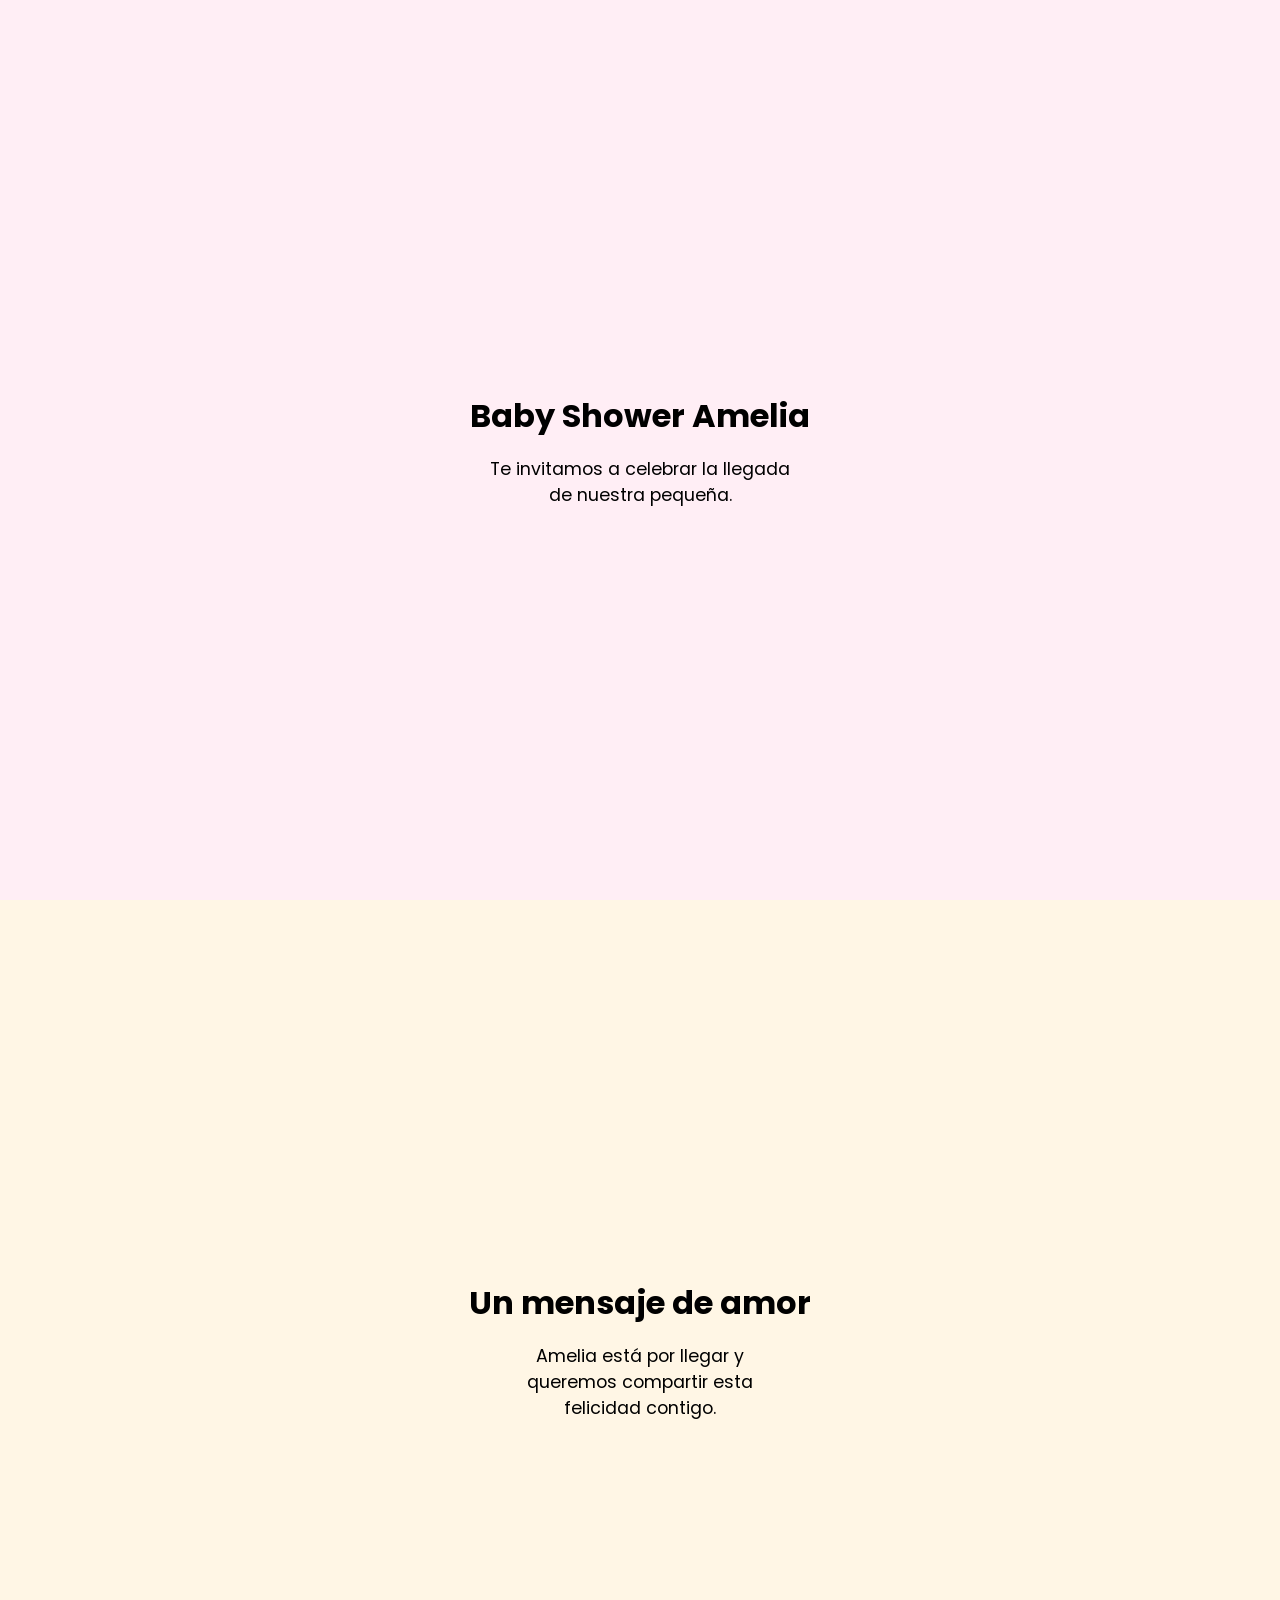
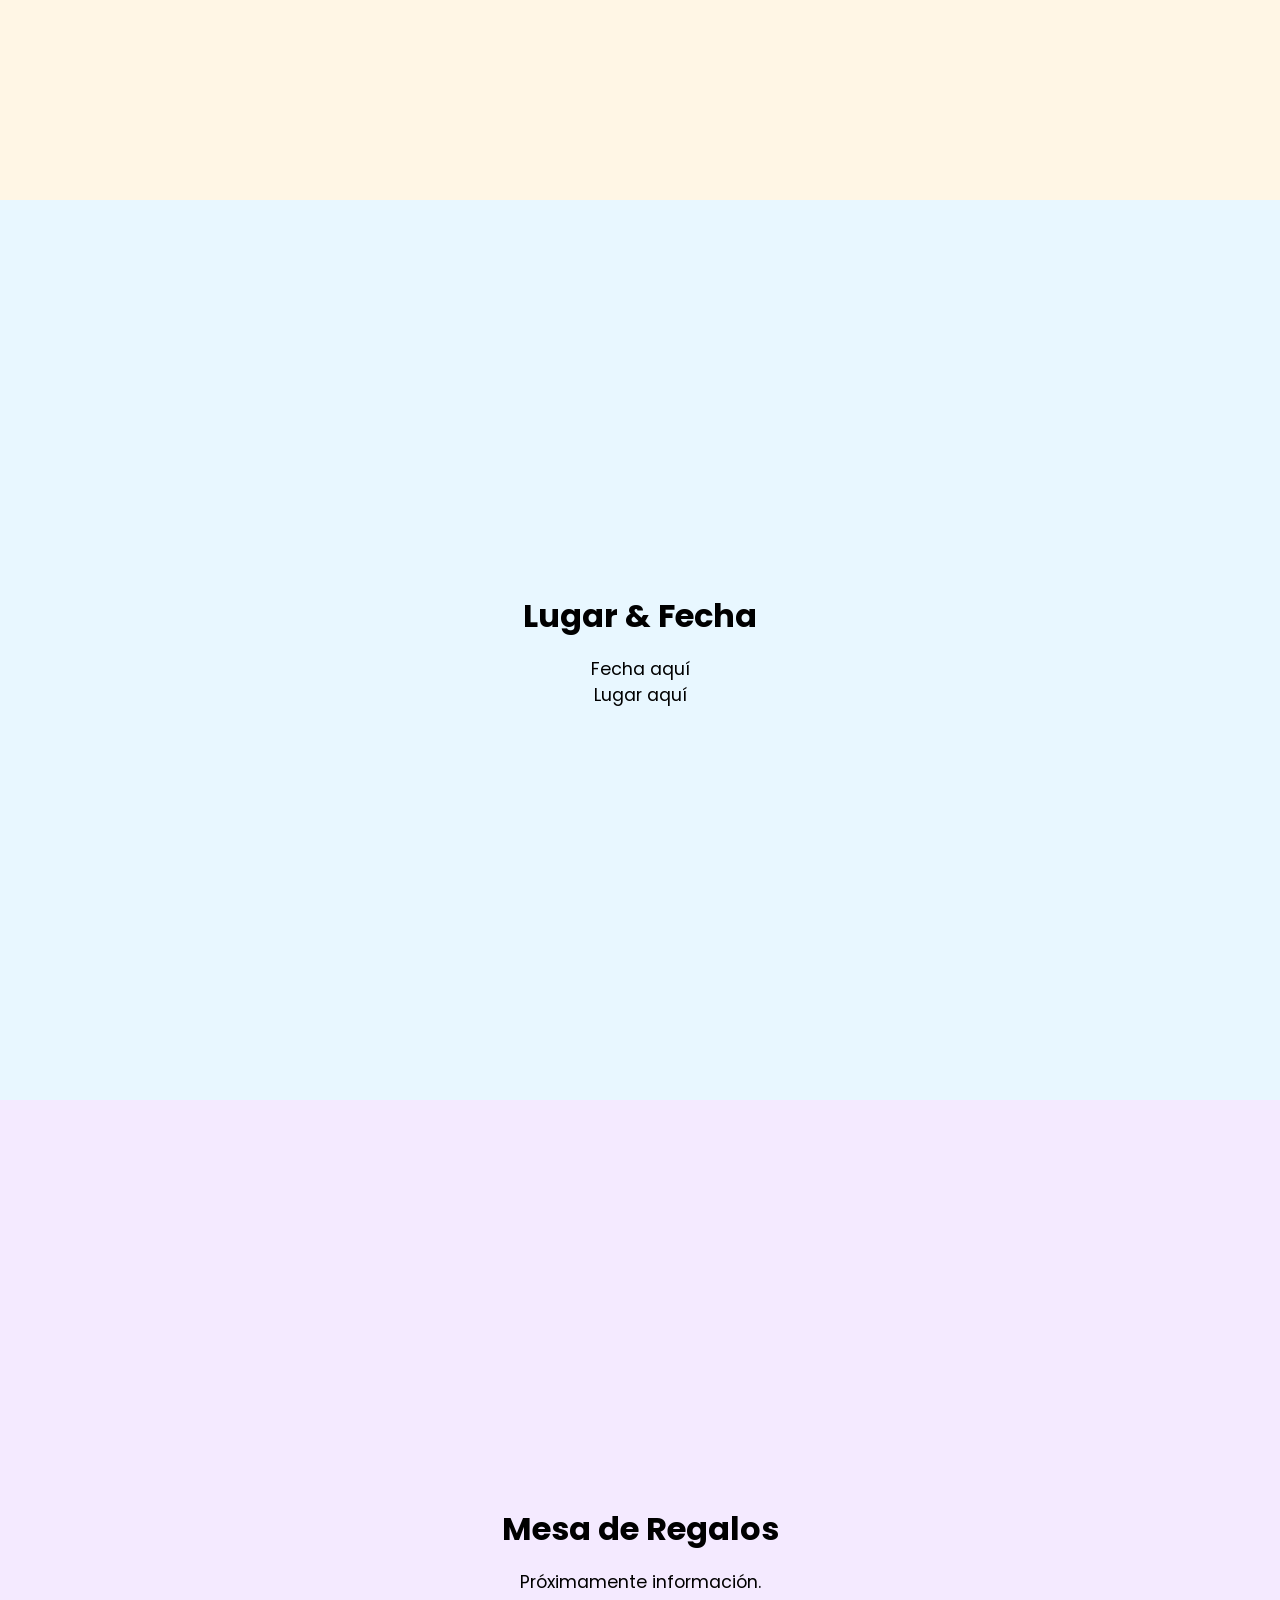
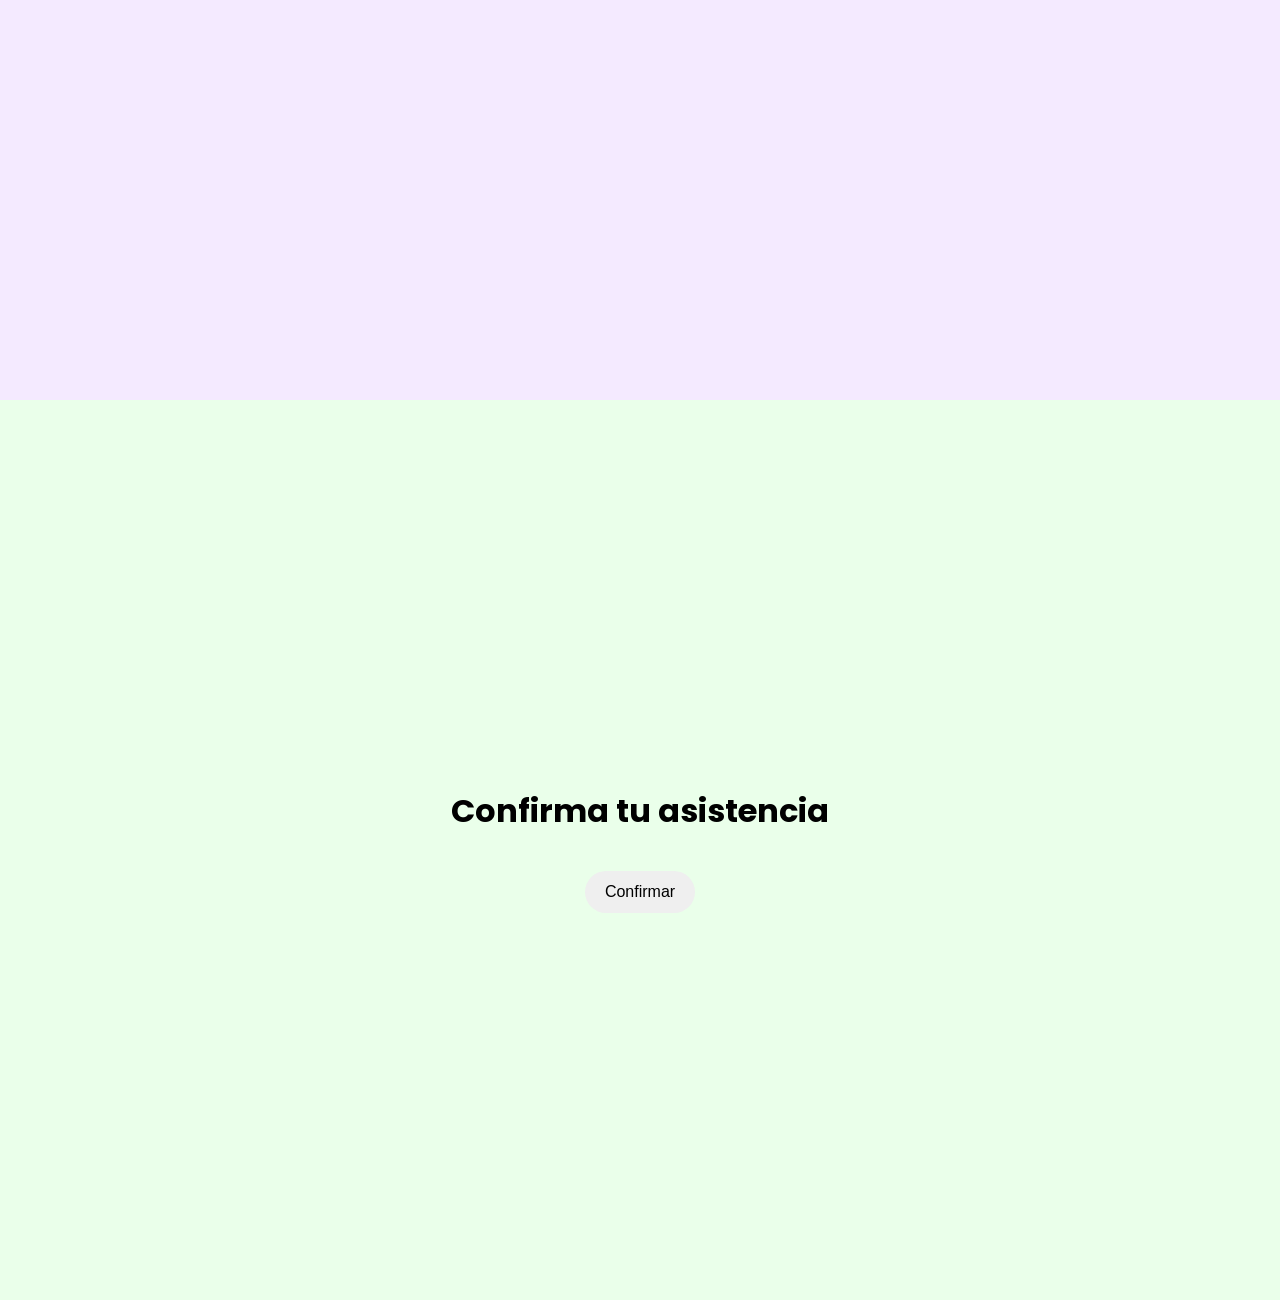
<file: BbshowerAmelia/index.html>
<!DOCTYPE html>
<html lang="es">
<head>
  <meta charset="UTF-8" />
  <meta name="viewport" content="width=device-width, initial-scale=1.0" />
  <title>Baby Shower Amelia</title>

  <!-- Fuente -->
  <link href="https://fonts.googleapis.com/css2?family=Poppins:wght@400;600;700&display=swap" rel="stylesheet">

  <style>
    * {
      margin: 0;
      padding: 0;
      box-sizing: border-box;
    }

    html {
      scroll-behavior: smooth;
    }

    body {
      font-family: 'Poppins', sans-serif;
      overflow-y: scroll;
      scroll-snap-type: y mandatory;
    }

    section {
      height: 100vh;
      width: 100%;
      scroll-snap-align: start;
      display: flex;
      flex-direction: column;
      justify-content: center;
      align-items: center;
      text-align: center;
      padding: 20px;
    }

    h1 {
      font-size: 2rem;
      margin-bottom: 1rem;
    }

    p {
      font-size: 1.1rem;
      max-width: 300px;
    }

    button {
      margin-top: 20px;
      padding: 12px 20px;
      border: none;
      border-radius: 30px;
      font-size: 1rem;
      cursor: pointer;
    }

    /* Colores temporales para diferenciar pantallas */
    #bienvenida { background: #ffeef5; }
    #mensaje { background: #fff6e5; }
    #evento { background: #e8f7ff; }
    #regalos { background: #f4eaff; }
    #confirmacion { background: #eaffea; }

  </style>
</head>
<body>

  <!-- 1. Bienvenida -->
  <section id="bienvenida">
    <h1>Baby Shower Amelia</h1>
    <p>Te invitamos a celebrar la llegada de nuestra pequeña.</p>
  </section>

  <!-- 2. Mensaje y Foto -->
  <section id="mensaje">
    <h1>Un mensaje de amor</h1>
    <p>Amelia está por llegar y queremos compartir esta felicidad contigo.</p>
    <!-- Aquí luego pondremos la foto -->
  </section>

  <!-- 3. Lugar y Fecha -->
  <section id="evento">
    <h1>Lugar & Fecha</h1>
    <p>Fecha aquí</p>
    <p>Lugar aquí</p>
  </section>

  <!-- 4. Mesa de regalos -->
  <section id="regalos">
    <h1>Mesa de Regalos</h1>
    <p>Próximamente información.</p>
  </section>

  <!-- 5. Confirmación -->
  <section id="confirmacion">
    <h1>Confirma tu asistencia</h1>
    <button onclick="confirmarAsistencia()">Confirmar</button>
  </section>

  <script>
    function confirmarAsistencia() {
      alert("Gracias por confirmar 💕");
    }
  </script>

</body>
</html>
</file>
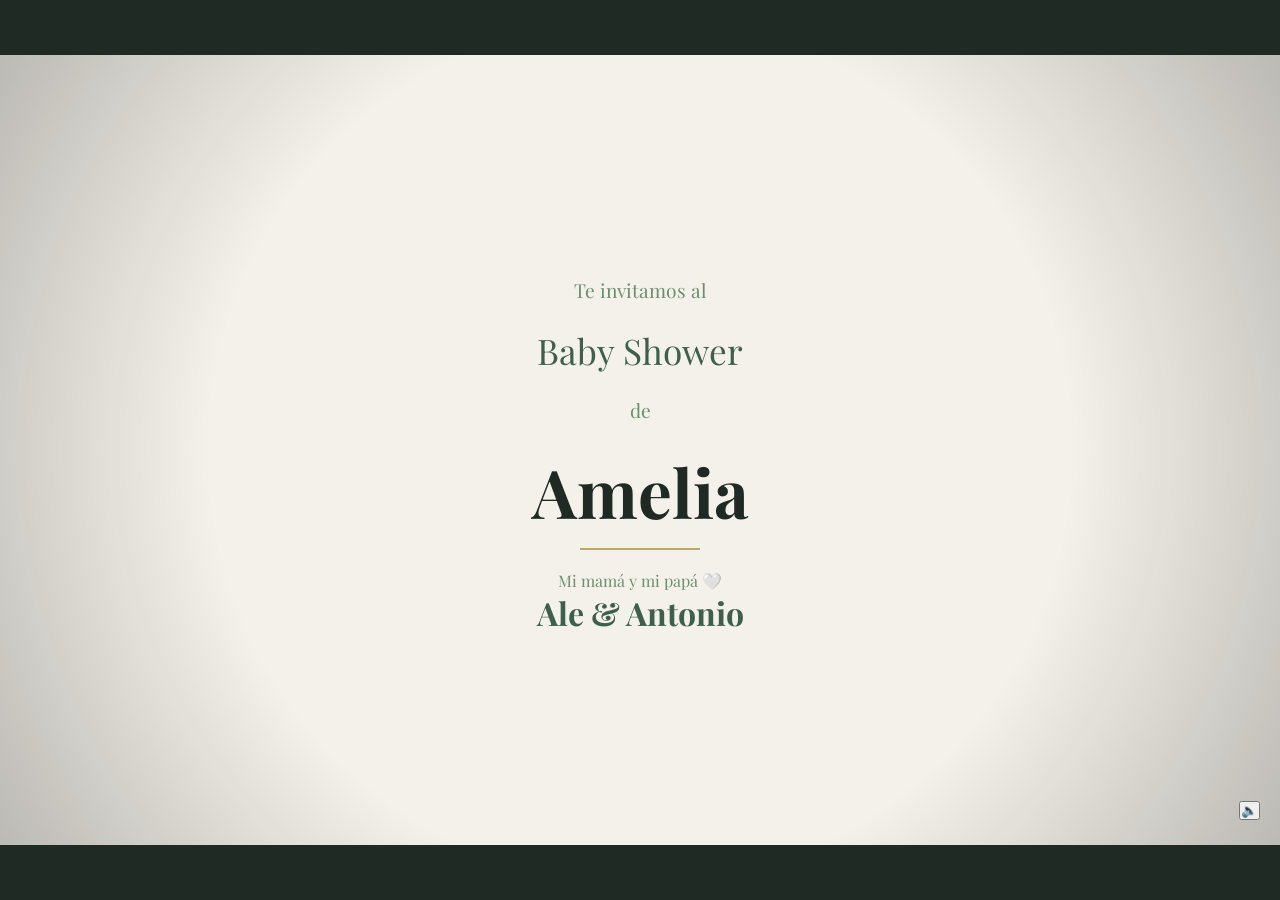
<file: BbyShowerAmelia/index.html>
<!DOCTYPE html>
<html lang="es">
<head>
  <meta charset="UTF-8">
  <meta name="viewport" content="width=device-width, initial-scale=1.0">
  <title>Baby Shower Amelia</title>
  <link href="https://fonts.googleapis.com/css2?family=Playfair+Display:wght@400;700&display=swap" rel="stylesheet">
  <link href="https://fonts.googleapis.com/css2?family=Great+Vibes&display=swap" rel="stylesheet">


  <style>
    * { margin: 0; padding: 0; box-sizing: border-box; }

    html, body {
      height: 100%;
      overflow: hidden;
      font-family: 'Playfair Display', serif;
      background: #F4F1EA;
      color: #3E5F4C;
    }

    body::after {
      content: "";
      position: fixed;
      top: 0;
      left: 0;
      width: 100%;
      height: 100%;
      pointer-events: none;
      background: radial-gradient(circle at center, rgba(0,0,0,0) 55%, rgba(0,0,0,0.25) 100%);
      z-index: 2;
    }

    .ribbon-top, .ribbon-bottom {
      position: fixed;
      left: 0;
      width: 100%;
      height: 55px;
      background: #1F2A24;
      z-index: 10;
    }
    .ribbon-top { top: 0; }
    .ribbon-bottom { bottom: 0; }

    .container {
      height: 100%;
      width: 100%;
      scroll-snap-type: y mandatory;
      overflow-y: scroll;
      position: relative;
      z-index: 1;
    }

    section {
      height: 100vh;
      width: 100%;
      scroll-snap-align: start;
      display: flex;
      flex-direction: column;
      justify-content: center;
      align-items: center;
      text-align: center;
      padding: 20px;
      background: #F4F1EA;
    }

    #welcome div.first-line {
      font-size: 1.2em;
      margin: 12px 0;
      line-height: 1.3em;
      color: #6B8E6E;
    }

    #welcome div.middle {
      font-size: 2.2em;
      margin: 12px 0;
      color: #3E5F4C;
    }

    #welcome h1 {
      font-size: 4.2em;
      margin: 12px 0;
      font-weight: 700;
      color: #1F2A24;
      position: relative;
    }

    #welcome h1::after {
      content: "";
      display: block;
      width: 120px;
      height: 2px;
      background: #C2A85C;
      margin: 12px auto 0;
    }

    #welcome div.last {
      font-size: 1em;
      margin-top: 8px;
      color: #6B8E6E;
    }

    #welcome .parents {
      font-size: 2em;
      font-weight: 700;
      color: #3E5F4C;
    }

    #message {
      font-size: 1.2em;
      color: #3E5F4C;
    }

    #location {
      font-size: 1.3em;
    }

    #location ul {
      margin-top: 10px;
      text-align: left;
      list-style: disc;
      padding-left: 20px;
    }

    #gifts {
      font-size: 0.95em;
      line-height: 1.6em;
      text-align: center;
      max-width: 600px;
    }

    #gifts h1 {
      font-size: 2.6em;
      margin-bottom: 20px;
      color: #1F2A24;
      position: relative;
    }

    #gifts h1::after {
      content: "";
      display: block;
      width: 100px;
      height: 2px;
      background: #C2A85C;
      margin: 12px auto 0;
    }

    #rsvp {
      font-size: 1.5em;
    }

    .countdown {
      margin-top: 15px;
      font-size: 1.2em;
      font-weight: bold;
      color: #3E5F4C;
    }

    a {
      color: #C2A85C;
      text-decoration: none;
      border-bottom: 1px solid #C2A85C;
    }

    .floaters {
      position: fixed;
      bottom: -50px;
      font-size: 1.8em;
      pointer-events: none;
      animation: floatUp linear infinite;
      z-index: 5;
      opacity: 0.8;
    }

    @keyframes floatUp {
      0% { transform: translateY(0) rotate(0deg); opacity: 0.9; }
      100% { transform: translateY(-120vh) rotate(180deg); opacity: 0; }
    }

    .slideshow {
      position: relative;
      width: 280px;
      height: 280px;
      margin: 40px auto 0;
      overflow: hidden;
      border-radius: 20px;
      box-shadow: 0 15px 35px rgba(0,0,0,0.25);
      border: 6px solid #dbe8d3;
    }

    .slide { 
      position: absolute;
      top: 0;
      left: 50%;
      transform: translateX(-50%);
      width: auto;
      height: 100%;
      object-fit: contain;
      object-position: center;
      background: #fff;
      opacity: 0;
      transition: opacity 1.5s ease;
    }

    .slide.active {
      opacity: 1;
    }

    .highlight-parents {
      font-family: 'Great Vibes', cursive;
      font-size: 1.7em;
      color: #3E5F4C;
    }

    .highlight-parents1 {
      font-family: 'Great Vibes', cursive;
      font-size: 2.2em;
      color: #3E5F4C;
    }

  </style>
</head>
<body>

  <div class="ribbon-top"></div>
  <div class="ribbon-bottom"></div>

  <div class="container">

    <section id="welcome" data-music="music.mp3">
      <div class="first-line">Te invitamos al</div>
      <div class="middle">Baby Shower</div>
      <div class="first-line">de</div>
      <h1>Amelia</h1>
      <div class="last">
        Mi mamá y mi papá 🤍<br>
        <span class="parents">Ale & Antonio</span>
      </div>
    </section>

    <section id="message" data-music="music.mp3">
      <div class="slideshow">
        <img src="foto1.jpeg" class="slide active">
        <img src="foto2.jpeg" class="slide">
        <img src="foto3.png" class="slide">
      </div>     
      <br>
      En tiempo inciertos, el amor sigue cumpliendo su propósito. Hoy, la vida insiste en florecer en ella: <span class="highlight-parents1">Amelia</span> y en sus padres: <span class="highlight-parents">Alejandra y Antonio</span>
    </section>

    <section id="location" data-music="music.mp3">
      📍 Domingo 29 de marzo de 2026<br>
      3:00 PM<br>
      CDMX, Restaurante El Refugio del Inca<br><br>
      <a href="https://maps.app.goo.gl/HwVX4MYUh9QWFVJF6" target="_blank">Ver ubicación</a>
      <div style="margin-top:15px; text-align:left;">
        <br>
          <p>Habrá bocadillos peruanos 🥖🌶️🍹🍾</p>
      </div>
    </section>

    <section id="gifts" data-music="music.mp3">
      <h1>Mesa de regalos</h1>
      <a href="https://www.amazon.com.mx/baby-reg/alejandraxochitl-cruz-mayo-2026-ciudaddemexico/1S3AGCO8YC7ZW?ref_=cm_sw_r_cp_ud_dp_EPGETXC9SPABYMQ1GT1Q_1" target="_blank">Ver mesa (abre link de amazon)</a><br><br>
      La mesa de regalos es para sugerencias, pero si quieres darnos algo, puedes regalarnos lo que tú prefieras.<br>
      Si encuentras una mejor opción, más económica o de segunda mano en otro lugar, es muy bienvenida, sólo avísanos que ya lo compraste para quitarlo de la lista. ¡Muchas gracias!
    </section>

    <section id="rsvp" data-music="music.mp3">
      Confirma tu asistencia 🤍
      <div class="countdown" id="countdown"></div>
    </section>

  </div>

  <!-- AUDIO -->
  <audio id="bg-music" loop preload="auto">
    <source src="music.mp3" type="audio/mpeg">
  </audio>

  <!-- BOTÓN -->
  <button id="music-toggle" aria-pressed="false" style="position:fixed; bottom:80px; right:20px; z-index:20;">🔈</button>

  <!-- TU SCRIPT ORIGINAL (intacto) -->
  <script>
    const countdownEl = document.getElementById('countdown');
    const eventDate = new Date("March 29, 2026 15:00:00").getTime();

    function updateCountdown() {
      const now = new Date().getTime();
      const distance = eventDate - now;

      if(distance < 0){
        countdownEl.innerHTML = "El evento ya comenzó";
        clearInterval(timer);
        return;
      }

      const days = Math.floor(distance / (1000 * 60 * 60 * 24));
      const hours = Math.floor((distance % (1000 * 60 * 60 * 24)) / (1000 * 60 * 60));
      const minutes = Math.floor((distance % (1000 * 60 * 60)) / (1000 * 60));
      const seconds = Math.floor((distance % (1000 * 60)) / 1000);

      countdownEl.innerHTML = `Faltan ${days}d ${hours}h ${minutes}m ${seconds}s`;
    }

    const timer = setInterval(updateCountdown, 1000);
    updateCountdown();

    const emojis = ['🍃','✨','🌿','🎈','🧸'];
    const containerBody = document.body;

    function createFloater() {
      const span = document.createElement('span');
      span.classList.add('floaters');
      span.textContent = emojis[Math.floor(Math.random() * emojis.length)];
      span.style.left = Math.random() * 90 + 'vw';
      span.style.animationDuration = 30 + Math.random() * 20 + 's';
      containerBody.appendChild(span);
      setTimeout(() => { span.remove(); }, 40000);
    }

    setInterval(createFloater, 4500);
  </script>

  <script>
    const slides = document.querySelectorAll(".slide");
    let current = 0;

    setInterval(() => {
      slides[current].classList.remove("active");
      current = (current + 1) % slides.length;
      slides[current].classList.add("active");
    }, 4000);
  </script>

  <script>
    const audio = document.getElementById("bg-music");
    const toggleBtn = document.getElementById("music-toggle");

    // Arranca la música en la primera interacción válida
    function startMusicOnce() {
      if (audio.paused) {
        audio.play().then(() => {
          toggleBtn.textContent = "🔊";
        }).catch(err => {
          console.log("Audio bloqueado:", err);
        });
      }

      // Ya no necesitamos estos listeners después de la primera vez
      window.removeEventListener("click", startMusicOnce);
      window.removeEventListener("touchstart", startMusicOnce);
    }

    window.addEventListener("click", startMusicOnce, { once: true });
    window.addEventListener("touchstart", startMusicOnce, { once: true });

    // Botón manual (este SÍ pausa)
    toggleBtn.addEventListener("click", (e) => {
      e.stopPropagation(); // para que el click del botón no cuente como click global

      if (audio.paused) {
        audio.play().then(() => {
          toggleBtn.textContent = "🔊";
        }).catch(err => {
          console.log("Audio bloqueado:", err);
        });
      } else {
        audio.pause();
        toggleBtn.textContent = "🔈";
      }
    });

    // Opcional: si quieres que se pause al ocultar la pestaña
    document.addEventListener("visibilitychange", () => {
      if (document.hidden && !audio.paused) {
        audio.pause();
        toggleBtn.textContent = "🔈";
      }
    });
  </script>


</body>
</html>
</file>
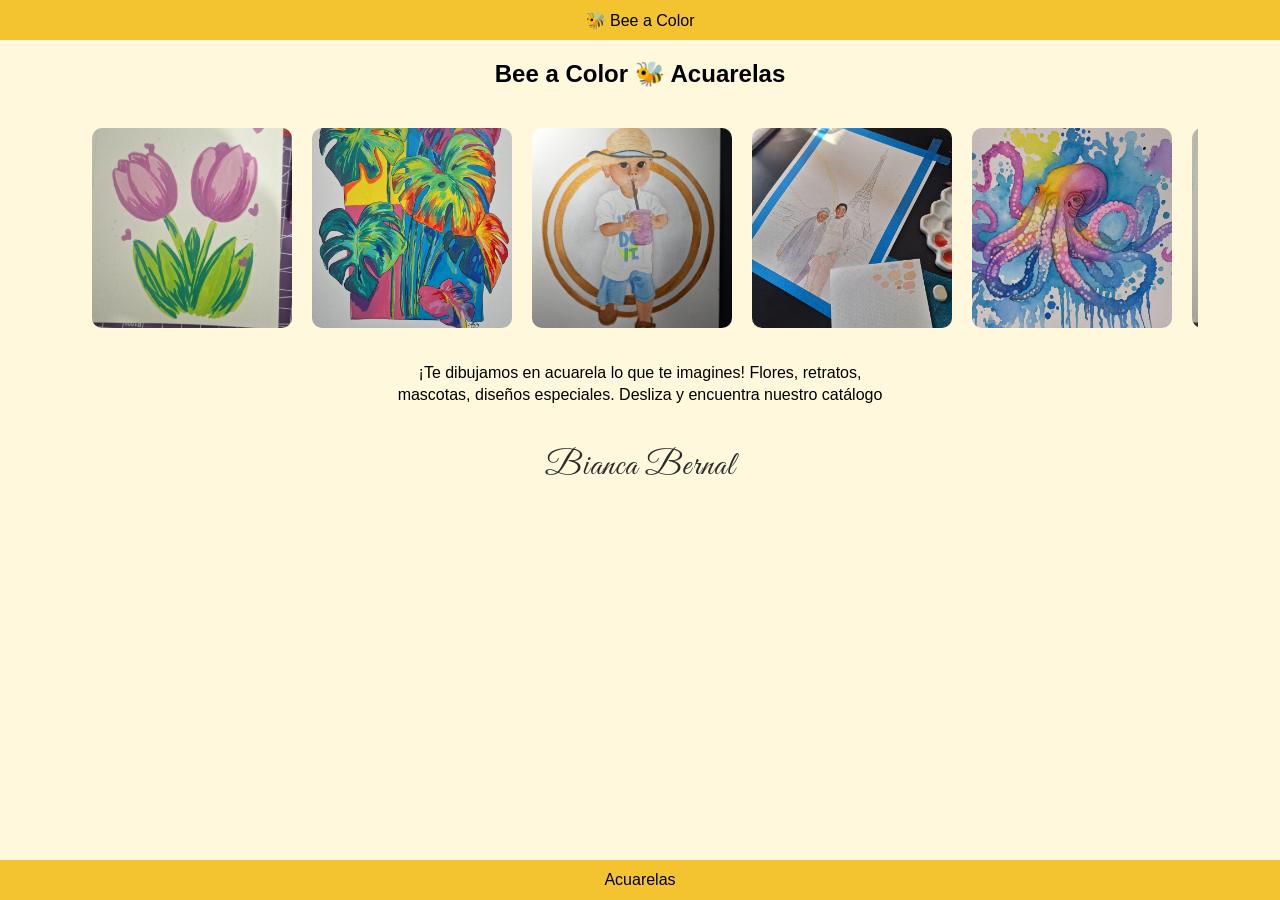
<file: BeeAColor/index.html>
<!DOCTYPE html>
<html lang="es">
<head>
<meta charset="UTF-8">
<meta name="viewport" content="width=device-width, initial-scale=1.0">
<link href="https://fonts.googleapis.com/css2?family=Great+Vibes&display=swap" rel="stylesheet">
<title>Bee a Color 🐝</title>

<style>
body {
  margin: 0;
  font-family: sans-serif;
  overflow: hidden;
}

.top-bar, .bottom-bar {
  position: fixed;
  width: 100%;
  height: 40px;
  background: #f4c430;
  display: flex;
  align-items: center;
  justify-content: center;
  z-index: 10;
}

.top-bar { top: 0; }
.bottom-bar { bottom: 0; }

#container {
  scroll-snap-type: y mandatory;
  overflow-y: scroll;
  height: 100vh;
}

.panel {
  min-height: calc(100vh - 80px);
  scroll-snap-align: start;
  display: flex;
  flex-direction: column;
  align-items: center;
  justify-content: flex-start; /* 🔥 en lugar de center */
  padding: 50px 20px 20px 20px; /* 🔥 menos empuje abajo */
  gap: 20px;
  text-align: center;
}

.welcome { background: #fff8dc;
  padding-top: 40px;
}
.category { background: #fdf6e3; }
.social { background: #e8f5e9; }

/* BIENVENIDA */
.slider {
  width: 90%;
  overflow: hidden;
}

.slider-track {
  display: flex;
  animation: scroll 8s linear infinite;
}

.slider-track.pause {
  animation-play-state: paused;
}

.slide img {
  width: 200px;
  height: 200px;
  object-fit: cover;
  margin: 0 10px;
  border-radius: 10px;
}

/* MENSAJE RESTAURADO */
.welcome-text {
  max-width: 520px;
  font-size: 16px;
  line-height: 1.4;
  margin-top: 10px;
}

/* GALERÍA */
.dual-gallery {
  display: flex;
  gap: 20px;
  width: 100%;
  justify-content: center;
}

.fade-box {
  flex: 1;
  text-align: center;
}

.fade-box img {
  width: 100%;
  max-width: 240px;
  height: 240px;
  object-fit: cover;
  border-radius: 10px;
  cursor: pointer;
  transition: opacity 0.8s;
}

.fade-box-title {
  font-weight: bold;
  margin-top: 8px;
}

.fade-box-desc {
  font-size: 14px;
  margin-top: 4px;
}

/* BOTÓN */
button {
  background: #f4c430;
  border: none;
  padding: 12px 20px;
  border-radius: 10px;
  margin-top: 10px;
  cursor: pointer;
}

/* MODAL */
.modal {
  position: fixed;
  top: 0;
  left: 0;
  width: 100%;
  height: 100%;
  background: rgba(0,0,0,0.85);
  display: none;
  align-items: center;
  justify-content: center;
  z-index: 20;
}

.modal-content {
  background: white;
  padding: 20px;
  border-radius: 15px;
  text-align: center;
  max-width: 90%;
}

.modal img {
  max-width: 100%;
  border-radius: 10px;
}

.close {
  position: absolute;
  top: 20px;
  right: 20px;
  color: white;
  background: black;
  padding: 8px 12px;
  border-radius: 50%;
  cursor: pointer;
}

.signature {
  font-family: 'Great Vibes', cursive;
  font-size: 34px;
  margin-top: 18px;
  color: #2b2b2b;
  letter-spacing: 1px;
}

@keyframes scroll {
  0% { transform: translateX(0); }
  100% { transform: translateX(-50%); }
}
</style>
</head>

<body>

<div class="top-bar">🐝 Bee a Color</div>
<div class="bottom-bar">Acuarelas</div>

<div id="container">

<!-- BIENVENIDA -->
<section class="panel welcome">
  <h1>Bee a Color 🐝 Acuarelas</h1>

  <div class="slider">
    <div class="slider-track" id="welcome-slider"></div>
  </div>

  <!-- 🔥 RESTAURADO -->
  <div class="welcome-text">
    ¡Te dibujamos en acuarela lo que te imagines! Flores, retratos, mascotas, diseños especiales. Desliza y encuentra nuestro catálogo
  </div>
  <div class="signature">
    Bianca Bernal
  </div>
</section>

<div id="dynamic-sections"></div>

<section class="panel social">
  <h2>Síguenos</h2>
  <button onclick="window.open('https://instagram.com','_blank')">Instagram</button>
</section>

</div>

<!-- MODAL -->
<div id="modal" class="modal">
  <span class="close" onclick="closeModal()">✕</span>
  <div class="modal-content">
    <img id="modal-img">
    <p id="modal-desc"></p>
  </div>
</div>

<script>

async function loadCSV() {
  const res = await fetch('input.csv');
  const text = await res.text();

  const data = text.split('\n').slice(1)
    .map(r => r.trim())
    .filter(r => r)
    .map(r => {
      const c = r.split(',');
      if (c.length < 4) return null;
      return {
        categoria: c[0],
        titulo: c[1],
        descripcion: c[2],
        path: c[3]
      };
    })
    .filter(x => x);

  buildWelcome(data);
  buildSections(data);
}

function buildWelcome(data) {
  const track = document.getElementById('welcome-slider');

  const limited = data.slice(0, 10);

  const slides = limited.map(item => {
    const slide = document.createElement('div');
    slide.className = 'slide';

    const img = document.createElement('img');
    img.src = `assets/img/${item.path}`;
    img.loading = "lazy";

    slide.appendChild(img);
    return slide;
  });

  slides.forEach(s => track.appendChild(s));
  slides.forEach(s => track.appendChild(s.cloneNode(true)));
}

function buildSections(data) {
  const container = document.getElementById('dynamic-sections');

  const cats = {};
  data.forEach(d => {
    if (!cats[d.categoria]) cats[d.categoria] = [];
    cats[d.categoria].push(d);
  });

  const isDesktop = window.innerWidth >= 900;
  const slots = isDesktop ? 3 : 2;

  Object.keys(cats).forEach(cat => {

    const section = document.createElement('section');
    section.className = 'panel category';

    const title = document.createElement('h2');
    title.innerText = cat;

    const gallery = document.createElement('div');
    gallery.className = 'dual-gallery';

    const boxes = Array.from({ length: slots }, () => createFadeBox());

    boxes.forEach(b => gallery.appendChild(b.box));

    let index = 0;

    function update() {
      boxes.forEach(b => b.fade());

      setTimeout(() => {
        boxes.forEach((b, i) => {
          const item = cats[cat][(index + i) % cats[cat].length];
          b.set(item);
          b.show();
        });

        index = (index + 1) % cats[cat].length;

      }, 400);
    }

    update();
    setInterval(update, 3000);

    const btn = document.createElement('button');
    btn.innerText = 'Cotiza';

    section.appendChild(title);
    section.appendChild(gallery);
    section.appendChild(btn);

    container.appendChild(section);
  });
}

function createFadeBox() {
  const box = document.createElement('div');
  box.className = 'fade-box';

  const img = document.createElement('img');
  const title = document.createElement('div');
  const desc = document.createElement('div');

  title.className = 'fade-box-title';
  desc.className = 'fade-box-desc';

  box.appendChild(img);
  box.appendChild(title);
  box.appendChild(desc);

  return {
    box,
    fade: () => img.style.opacity = 0,
    show: () => img.style.opacity = 1,
    set: (item) => {
      img.src = `assets/img/${item.path}`;
      img.loading = "lazy";
      title.innerText = item.titulo;
      desc.innerText = item.descripcion;
      img.onclick = () => openModal(img.src, item.descripcion);
    }
  };
}

function openModal(src, desc) {
  document.getElementById('modal').style.display = 'flex';
  document.getElementById('modal-img').src = src;
  document.getElementById('modal-desc').innerText = desc;
}

function closeModal() {
  document.getElementById('modal').style.display = 'none';
}

window.onclick = e => {
  if (e.target.id === 'modal') closeModal();
};

loadCSV();

</script>

</body>
</html>
</file>
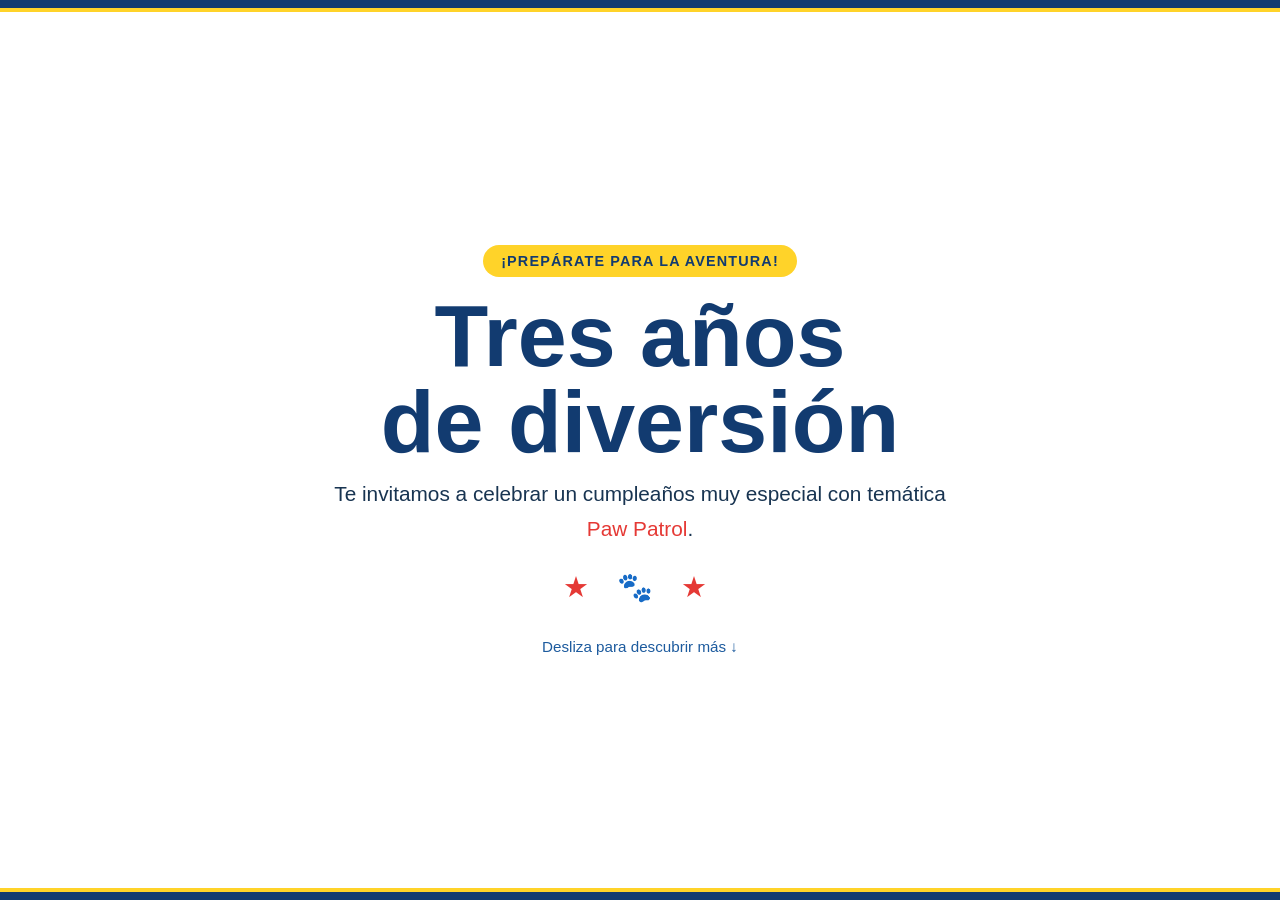
<file: TresAñosPawPatrol/index.html>
<!DOCTYPE html>
<html lang="es">
<head>
  <meta charset="UTF-8">
  <meta name="viewport" content="width=device-width, initial-scale=1.0">
  <meta name="theme-color" content="#123b70">
  <meta name="referrer" content="no-referrer">
  <title>¡Tres años de aventura!</title>
  <style>
    :root {
      color-scheme: light;
      --blue: #123b70;
      --blue-light: #1d5b9e;
      --red: #e53935;
      --yellow: #ffd329;
      --white: #fff;
      --ink: #183451;
      font-family: Arial, Helvetica, sans-serif;
      color: var(--ink);
      background: var(--white);
    }

    * { box-sizing: border-box; }

    html, body {
      width: 100%;
      height: 100%;
      margin: 0;
    }

    body {
      overflow: hidden;
      background: var(--white);
    }

    .ribbon {
      position: fixed;
      z-index: 10;
      left: 0;
      width: 100%;
      height: 12px;
      background: var(--blue);
      border-bottom: 4px solid var(--yellow);
    }

    .ribbon-top { top: 0; }
    .ribbon-bottom {
      bottom: 0;
      border-top: 4px solid var(--yellow);
      border-bottom: 0;
    }

    .container {
      position: relative;
      z-index: 1;
      width: 100%;
      height: 100%;
      overflow-y: auto;
      scroll-snap-type: y mandatory;
      scroll-behavior: smooth;
      -webkit-overflow-scrolling: touch;
    }

    section {
      position: relative;
      display: flex;
      flex-direction: column;
      align-items: center;
      justify-content: center;
      width: 100%;
      min-height: 100vh;
      min-height: 100svh;
      padding: 40px 24px;
      overflow: hidden;
      text-align: center;
      scroll-snap-align: start;
      background: var(--white);
    }

    section:nth-child(even) { background: #f1f7fc; }

    .content {
      position: relative;
      z-index: 2;
      width: min(100%, 650px);
    }

    .eyebrow {
      display: inline-block;
      margin-bottom: 16px;
      padding: 8px 18px;
      color: var(--blue);
      background: var(--yellow);
      border-radius: 999px;
      font-size: 0.9rem;
      font-weight: 800;
      letter-spacing: 0.08em;
      text-transform: uppercase;
    }

    h1, h2, p { margin-top: 0; }

    h1 {
      margin-bottom: 12px;
      color: var(--blue);
      font-size: clamp(2.7rem, 12vw, 5.5rem);
      line-height: 0.98;
    }

    h2 {
      margin-bottom: 18px;
      color: var(--blue);
      font-size: clamp(2rem, 8vw, 3.5rem);
    }

    p {
      margin-bottom: 0;
      font-size: clamp(1.05rem, 4vw, 1.3rem);
      line-height: 1.65;
    }

    .three {
      display: inline-grid;
      width: 1.15em;
      height: 1.15em;
      place-items: center;
      margin: 8px 0;
      color: var(--blue);
      background: var(--yellow);
      border: 5px solid var(--red);
      border-radius: 50%;
      font-size: 0.78em;
      line-height: 1;
      vertical-align: middle;
    }

    .accent { color: var(--red); }

    .paw-divider {
      margin-top: 24px;
      color: var(--red);
      font-size: 1.8rem;
      letter-spacing: 0.35em;
    }

    .photo-frame {
      position: relative;
      width: min(76vw, 310px);
      aspect-ratio: 1 / 1;
      margin: 0 auto 26px;
      padding: 12px;
      color: var(--blue);
      background: var(--white);
      border: 7px solid var(--yellow);
      border-radius: 28px;
      box-shadow: 0 12px 0 var(--blue), 0 16px 28px rgb(18 59 112 / 16%);
      overflow: hidden;
    }

    .photo-carousel {
      display: flex;
      width: 100%;
      height: 100%;
      transition: transform 650ms ease;
    }

    .photo-slide {
      position: relative;
      flex: 0 0 100%;
      min-width: 0;
      display: grid;
      place-items: center;
      overflow: hidden;
      background: #f1f7fc;
      border: 2px dashed var(--blue-light);
      border-radius: 15px;
    }

    .photo-slide img {
      position: absolute;
      inset: 0;
      width: 100%;
      height: 100%;
      object-fit: cover;
    }

    .photo-placeholder {
      padding: 24px;
      font-size: 1rem;
      font-weight: 700;
    }
    .photo-placeholder[hidden] { display: none; }

    .detail-card {
      width: min(100%, 460px);
      margin: 10px auto 0;
      padding: 22px 26px;
      background: var(--white);
      border: 3px solid var(--blue);
      border-radius: 20px;
      box-shadow: 6px 6px 0 var(--yellow);
    }

    .detail-card p + p { margin-top: 12px; }

    .detail-label {
      display: block;
      color: var(--red);
      font-size: 0.8em;
      font-weight: 800;
      letter-spacing: 0.06em;
      text-transform: uppercase;
    }

    .rsvp-note {
      margin-top: 22px;
      padding: 12px 18px;
      color: var(--blue);
      background: var(--yellow);
      border-radius: 12px;
      font-size: 1rem;
      font-weight: 700;
    }

    .recovery-panel {
      width: min(100%, 460px);
      margin: 20px auto 0;
      padding: 20px;
      background: var(--white);
      border: 2px solid var(--blue);
      border-radius: 16px;
    }

    .recovery-panel p {
      font-size: 1rem;
      text-align: left;
    }

    .recovery-panel label {
      display: block;
      margin: 16px 0 7px;
      color: var(--blue);
      font-weight: 700;
      text-align: left;
    }

    .recovery-panel input {
      width: 100%;
      min-height: 46px;
      padding: 10px 12px;
      color: var(--ink);
      background: var(--white);
      border: 2px solid #b7c8d8;
      border-radius: 10px;
      font: inherit;
    }

    .rsvp-button, .dialog-button {
      padding: 13px 22px;
      color: var(--white);
      background: var(--blue);
      border: 0;
      border-radius: 999px;
      font: inherit;
      font-weight: 700;
      cursor: pointer;
    }

    .rsvp-button {
      margin-top: 24px;
      box-shadow: 0 5px 0 var(--yellow);
    }

    .rsvp-button:hover:not(:disabled), .dialog-button:hover { background: var(--blue-light); }
    .rsvp-button:disabled { cursor: not-allowed; opacity: 0.6; }
    .dialog-button.secondary {
      color: var(--blue);
      background: #e8eef4;
    }

    .dialog-button.secondary:hover { background: #dce6ef; }
    .rsvp-button:focus-visible, .dialog-button:focus-visible,
    input:focus-visible, select:focus-visible {
      outline: 3px solid var(--red);
      outline-offset: 3px;
    }

    [hidden] { display: none !important; }

    dialog {
      width: min(calc(100% - 32px), 460px);
      max-height: min(90vh, 720px);
      padding: 0;
      color: var(--ink);
      background: var(--white);
      border: 4px solid var(--yellow);
      border-radius: 22px;
      box-shadow: 0 20px 60px rgb(0 0 0 / 30%);
    }

    dialog::backdrop { background: rgb(8 28 53 / 72%); }

    .dialog-content { padding: 28px; }
    .dialog-content h2 { font-size: 1.8rem; }
    .dialog-content p {
      margin-bottom: 18px;
      font-size: 1rem;
    }

    .dialog-content label {
      display: block;
      margin: 18px 0 7px;
      color: var(--blue);
      font-weight: 700;
      text-align: left;
    }

    .dialog-content input, .dialog-content select {
      width: 100%;
      min-height: 46px;
      padding: 10px 12px;
      color: var(--ink);
      background: var(--white);
      border: 2px solid #b7c8d8;
      border-radius: 10px;
      font: inherit;
    }

    .honeypot {
      position: absolute;
      left: -10000px;
      width: 1px;
      height: 1px;
      overflow: hidden;
    }

    .dialog-note {
      margin-top: 12px;
      color: #536b82;
      font-size: 0.88rem !important;
      text-align: left;
    }

    .dialog-actions {
      display: flex;
      flex-wrap: wrap;
      justify-content: flex-end;
      gap: 10px;
      margin-top: 24px;
    }

    .error-message {
      margin-top: 16px !important;
      padding: 12px;
      color: #8a1715;
      background: #fff0ef;
      border: 1px solid var(--red);
      border-radius: 10px;
    }

    #pdf-receipt { display: none; }

    .scroll-hint {
      margin-top: 34px;
      color: var(--blue-light);
      font-size: 0.95rem;
      animation: nudge 1.6s ease-in-out infinite;
    }

    .floater {
      position: fixed;
      z-index: 5;
      bottom: -60px;
      pointer-events: none;
      animation: float-up linear forwards;
      opacity: 0.8;
    }

    @keyframes float-up {
      from { transform: translateY(0) rotate(0); opacity: 0; }
      10% { opacity: 0.8; }
      to { transform: translateY(-115vh) rotate(220deg); opacity: 0; }
    }

    @keyframes nudge {
      0%, 100% { transform: translateY(0); }
      50% { transform: translateY(7px); }
    }

    @media (max-height: 650px) {
      section { padding-top: 32px; padding-bottom: 32px; }
      .photo-frame { width: min(48vh, 240px); margin-bottom: 18px; }
      .paw-divider { margin-top: 14px; }
    }

    @media print {
      @page { margin: 18mm; }

      html, body {
        width: auto;
        height: auto;
        overflow: visible;
        background: var(--white);
      }

      body * { visibility: hidden !important; }
      .ribbon, .container, dialog, .floater { display: none !important; }

      #pdf-receipt, #pdf-receipt * { visibility: visible !important; }

      #pdf-receipt {
        position: absolute;
        inset: 0 auto auto 0;
        display: block;
        width: 100%;
        min-height: 0;
        height: auto;
        padding: 32px;
        overflow: visible;
        color: var(--ink);
        background: var(--white);
        border: 4px solid var(--blue);
        border-radius: 18px;
        text-align: center;
        scroll-snap-align: none;
      }

      #pdf-receipt h1 {
        margin: 18px 0;
        font-size: 32pt;
      }

      #pdf-receipt p { margin: 12px 0; }
      #pdf-receipt .receipt-badge {
        display: inline-block;
        padding: 8px 14px;
        color: var(--blue);
        background: var(--yellow);
        border-radius: 999px;
        font-weight: 700;
      }
    }

    @media (prefers-reduced-motion: reduce) {
      *, *::before, *::after {
        scroll-behavior: auto !important;
        animation-duration: 0.01ms !important;
        animation-iteration-count: 1 !important;
      }

      .photo-carousel { transition: none; }
    }
  </style>
</head>
<body>
  <div class="ribbon ribbon-top" aria-hidden="true"></div>
  <div class="ribbon ribbon-bottom" aria-hidden="true"></div>

  <main class="container" aria-label="Invitación de cumpleaños">
    <section id="welcome">
      <div class="content">
        <span class="eyebrow">¡Prepárate para la aventura!</span>
        <h1>Tres años<br>de diversión</h1>
        <p>Te invitamos a celebrar un cumpleaños muy especial con temática <span class="accent">Paw Patrol</span>.</p>
        <div class="paw-divider" aria-hidden="true">★ 🐾 ★</div>
        <div class="scroll-hint">Desliza para descubrir más ↓</div>
      </div>
    </section>

    <section id="photos">
      <div class="content">
        <div class="photo-frame" aria-label="Fotos del festejado">
          <div class="photo-carousel" id="photo-carousel">
            <div class="photo-slide">
              <span class="photo-placeholder">Agrega fotos/imagen1.jpg</span>
              <img src="fotos/imagen1.jpg" alt="Foto 1 del festejado">
            </div>
            <div class="photo-slide">
              <span class="photo-placeholder">Agrega fotos/imagen2.jpg</span>
              <img src="fotos/imagen2.jpg" alt="Foto 2 del festejado">
            </div>
            <div class="photo-slide">
              <span class="photo-placeholder">Agrega fotos/imagen3.jpg</span>
              <img src="fotos/imagen3.jpg" alt="Foto 3 del festejado">
            </div>
          </div>
        </div>
        <h2>¡Nuestro pequeño héroe!</h2>
        <p>Sus fotos favoritas irán pasando hacia la derecha.</p>
      </div>
    </section>

    <section id="message">
      <div class="content">
        <span class="eyebrow">Misión especial</span>
        <h2>¡Acompáñanos!</h2>
        <p>Prepara tu mejor sonrisa y ven a celebrar con nosotros tres años llenos de juegos, cariño y grandes aventuras.</p>
        <div class="paw-divider" aria-hidden="true">🐾 🎈 🐾</div>
      </div>
    </section>

    <section id="details">
      <div class="content">
        <span class="eyebrow">Coordenadas de la misión</span>
        <h2>Detalles de la fiesta</h2>
        <div class="detail-card">
          <p><span class="detail-label">Fecha y hora</span>Por confirmar</p>
          <p><span class="detail-label">Lugar</span>Por confirmar</p>
          <p><span class="detail-label">Ubicación</span><a href="https://maps.google.com/" target="_blank" rel="noopener noreferrer">Abrir Google Maps</a></p>
        </div>
      </div>
    </section>

    <section id="rsvp">
      <div class="content">
        <span class="eyebrow">¡Te esperamos!</span>
        <h2>Confirma tu asistencia</h2>
        <p>Nos encantará compartir esta aventura contigo.</p>
        <div class="rsvp-note" aria-live="polite">Confirma con tu enlace personal o solicita que te lo enviemos al correo preregistrado.</div>
        <button class="rsvp-button" id="open-rsvp" type="button" disabled>Confirmar asistencia</button>
        <div class="recovery-panel" id="recovery-panel" hidden>
          <form id="recovery-form">
            <p>¿No tienes tu enlace personal? Escribe el correo preregistrado y te enviaremos allí los enlaces asociados.</p>
            <label for="recovery-email">Correo preregistrado</label>
            <input id="recovery-email" name="email" type="email" maxlength="254" autocomplete="email" required>
            <label class="honeypot" aria-hidden="true" for="recovery-website">Deja este campo vacío</label>
            <input class="honeypot" id="recovery-website" name="website" type="text" tabindex="-1" autocomplete="off" aria-hidden="true">
            <button class="dialog-button" id="recovery-submit" type="submit">Enviar mis enlaces</button>
          </form>
        </div>
        <div class="paw-divider" aria-hidden="true">🚒 🐾 🎉</div>
      </div>
    </section>
  </main>

  <dialog id="rsvp-form-dialog" aria-labelledby="rsvp-form-title">
    <form class="dialog-content" id="rsvp-form">
      <h2 id="rsvp-form-title">Confirma tu asistencia</h2>
      <p>Invitación para <strong id="guest-name-display"></strong>. Confirma el total de personas que asistirán.</p>

      <label for="guest-count">Total de asistentes (incluyéndote)</label>
      <select id="guest-count" name="guestCount" required disabled>
        <option value="" selected disabled>Selecciona una cantidad</option>
      </select>

      <label for="guest-email">Correo para recibir la confirmación</label>
      <input id="guest-email" name="guestEmail" type="email" maxlength="254" autocomplete="email" required>
      <p class="dialog-note" id="guest-email-note"></p>

      <label class="honeypot" aria-hidden="true" for="website">Deja este campo vacío</label>
      <input class="honeypot" id="website" name="website" type="text" tabindex="-1" autocomplete="off" aria-hidden="true">
      <p class="dialog-note">El máximo de asistentes corresponde a esta invitación.</p>
      <p class="error-message" id="form-error" role="alert" hidden></p>
      <div class="dialog-actions">
        <button class="dialog-button secondary" id="cancel-rsvp" type="button">Cancelar</button>
        <button class="dialog-button" type="submit">Continuar</button>
      </div>
    </form>
  </dialog>

  <dialog id="rsvp-confirm-dialog" aria-labelledby="rsvp-confirm-title">
    <div class="dialog-content">
      <h2 id="rsvp-confirm-title">Revisa tu confirmación</h2>
      <p id="rsvp-summary"></p>
      <p class="dialog-note" id="confirmation-storage-note"></p>
      <p class="error-message" id="storage-error" role="alert" hidden></p>
      <div class="dialog-actions">
        <button class="dialog-button secondary" id="edit-rsvp" type="button">Editar</button>
        <button class="dialog-button" id="confirm-rsvp" type="button">Confirmar y enviar comprobante</button>
      </div>
    </div>
  </dialog>

  <section id="pdf-receipt" aria-label="Comprobante de confirmación">
    <span class="receipt-badge">¡Confirmación de asistencia!</span>
    <h1>Tres años de aventura</h1>
    <p>Gracias por confirmar. ¡Te esperamos para celebrar!</p>
    <p><strong>Nombre:</strong> <span id="receipt-name"></span></p>
    <p><strong>Total de asistentes:</strong> <span id="receipt-count"></span></p>
    <p><strong>Fecha de confirmación:</strong> <span id="receipt-date"></span></p>
    <p>Temática Paw Patrol 🐾</p>
  </section>

  <script>
    // Pega aquí la URL /exec de la implementación web de Google Apps Script.
    const RSVP_ENDPOINT = 'https://script.google.com/macros/s/AKfycbxseRvwGMpy6LHgAcP8r_A_rQKXCRygxWsuL0GVA3JE19zjI67IOCIL3nH9pBb6D78CAQ/exec';
    const emojis = ['🐾', '⭐', '🎈', '🦴', '🚒', '🎉'];
    const reducedMotion = window.matchMedia('(prefers-reduced-motion: reduce)');

    function createFloater() {
      if (reducedMotion.matches) return;

      const floater = document.createElement('span');
      floater.className = 'floater';
      floater.setAttribute('aria-hidden', 'true');
      floater.textContent = emojis[Math.floor(Math.random() * emojis.length)];
      floater.style.left = `${Math.random() * 92}vw`;
      floater.style.fontSize = `${1.2 + Math.random() * 1.2}rem`;
      floater.style.animationDuration = `${14 + Math.random() * 10}s`;
      document.body.appendChild(floater);
      floater.addEventListener('animationend', () => floater.remove(), { once: true });
    }

    if (!reducedMotion.matches) {
      createFloater();
      window.setInterval(createFloater, 4000);
    }

    const formDialog = document.getElementById('rsvp-form-dialog');
    const confirmDialog = document.getElementById('rsvp-confirm-dialog');
    const rsvpForm = document.getElementById('rsvp-form');
    const guestNameDisplay = document.getElementById('guest-name-display');
    const guestCountSelect = document.getElementById('guest-count');
    const guestEmailInput = document.getElementById('guest-email');
    const guestEmailNote = document.getElementById('guest-email-note');
    const formError = document.getElementById('form-error');
    const storageError = document.getElementById('storage-error');
    const rsvpSummary = document.getElementById('rsvp-summary');
    const confirmationStorageNote = document.getElementById('confirmation-storage-note');
    const rsvpNote = document.querySelector('.rsvp-note');
    const openRsvpButton = document.getElementById('open-rsvp');
    const recoveryPanel = document.getElementById('recovery-panel');
    const recoveryForm = document.getElementById('recovery-form');
    const recoveryEmailInput = document.getElementById('recovery-email');
    const recoverySubmitButton = document.getElementById('recovery-submit');
    const confirmButton = document.getElementById('confirm-rsvp');
    const invitationToken = new URLSearchParams(window.location.hash.slice(1)).get('invitacion') || '';
    const photoCarousel = document.getElementById('photo-carousel');
    let pendingConfirmation;
    let guest;

    document.querySelectorAll('.photo-slide img').forEach((image) => {
      const placeholder = image.previousElementSibling;
      image.hidden = true;
      image.addEventListener('load', () => {
        placeholder.hidden = true;
        image.hidden = false;
      }, { once: true });
      image.addEventListener('error', () => {
        image.hidden = true;
      }, { once: true });
      if (image.complete) {
        if (image.naturalWidth > 0) {
          placeholder.hidden = true;
          image.hidden = false;
        }
      }
    });

    if (!reducedMotion.matches) {
      let photoIndex = 0;
      window.setInterval(() => {
        photoIndex = (photoIndex + 1) % photoCarousel.children.length;
        photoCarousel.style.transform = `translateX(-${photoIndex * 100}%)`;
      }, 5000);
    }

    openRsvpButton.addEventListener('click', () => {
      formError.hidden = true;
      formDialog.showModal();
      guestCountSelect.focus();
    });

    document.getElementById('cancel-rsvp').addEventListener('click', () => {
      formDialog.close();
    });

    rsvpForm.addEventListener('submit', (event) => {
      event.preventDefault();
      if (!rsvpForm.reportValidity()) return;

      pendingConfirmation = {
        name: guest.name,
        count: Number(guestCountSelect.value),
        email: guestEmailInput.value.trim(),
        token: invitationToken
      };

      if (!Number.isInteger(pendingConfirmation.count) ||
          pendingConfirmation.count < 1 ||
          pendingConfirmation.count > guest.maxCount ||
          !guestEmailInput.validity.valid) {
        formError.textContent = 'Verifica el número de asistentes y el correo electrónico.';
        formError.hidden = false;
        return;
      }

      rsvpSummary.textContent = `${pendingConfirmation.name} — ${pendingConfirmation.count} ${pendingConfirmation.count === 1 ? 'persona' : 'personas'}. Comprobante para ${pendingConfirmation.email}, con copia para los anfitriones.`;
      confirmationStorageNote.textContent = 'La confirmación quedará registrada y recibirás un comprobante PDF por correo.';
      storageError.hidden = true;
      formDialog.close();
      confirmDialog.showModal();
    });

    document.getElementById('edit-rsvp').addEventListener('click', () => {
      confirmDialog.close();
      formDialog.showModal();
      guestCountSelect.focus();
    });

    function createConfirmationId() {
      if (window.crypto && typeof window.crypto.randomUUID === 'function') {
        return window.crypto.randomUUID();
      }
      return `${Date.now()}-${Math.random().toString(36).slice(2)}-${Math.random().toString(36).slice(2)}`;
    }

    function requestJsonp(action, params) {
      return new Promise((resolve, reject) => {
        const callbackPrefix = action === 'guest' ? 'rsvpGuest_' : 'rsvpStatus_';
        const callbackName = callbackPrefix + createConfirmationId().replace(/-/g, '_');
        const script = document.createElement('script');
        let timeoutId;

        function cleanup() {
          window.clearTimeout(timeoutId);
          delete window[callbackName];
          script.remove();
        }

        window[callbackName] = (result) => {
          cleanup();
          resolve(result);
        };
        script.onerror = () => {
          cleanup();
          reject(new Error('No se pudo consultar la invitación.'));
        };
        timeoutId = window.setTimeout(() => {
          cleanup();
          reject(new Error('Se agotó el tiempo al consultar la invitación.'));
        }, 8000);

        const url = new URL(RSVP_ENDPOINT);
        url.searchParams.set('action', action);
        url.searchParams.set('token', params.token);
        url.searchParams.set('callback', callbackName);
        url.searchParams.set('_', String(Date.now()));
        script.src = url.toString();
        document.body.appendChild(script);
      });
    }

    async function loadGuest() {
      if (!/^[a-f0-9]{48}$/i.test(invitationToken)) {
        rsvpNote.textContent = '¿No tienes tu enlace personal? Solicítalo al correo preregistrado.';
        recoveryPanel.hidden = false;
        return;
      }

      try {
        const result = await requestJsonp('guest', { token: invitationToken });
        if (result.status === 'confirmed') {
          openRsvpButton.disabled = true;
          recoveryPanel.hidden = true;
          if (result.emailStatus === 'sent') {
            rsvpNote.textContent = 'Esta invitación ya fue confirmada y el comprobante se envió por correo.';
          } else if (result.emailStatus === 'error' || result.emailStatus === 'not_sent') {
            rsvpNote.textContent = 'Esta invitación ya fue confirmada, pero no se pudo enviar el comprobante por correo. Contacta a los anfitriones.';
          } else {
            rsvpNote.textContent = 'Esta invitación ya fue confirmada y el envío del comprobante está pendiente.';
          }
          return;
        }
        if (result.status !== 'ready') {
          throw new Error(result.message || 'Esta invitación no está disponible.');
        }

        recoveryPanel.hidden = true;
        guest = result.guest;
        guestNameDisplay.textContent = guest.name;
        guestEmailInput.value = guest.email;
        guestEmailNote.textContent = `Correo preregistrado: ${guest.email}. Puedes cambiarlo si prefieres recibir el comprobante en otra dirección.`;
        guestCountSelect.replaceChildren(new Option('Selecciona una cantidad', '', true, true));
        for (let count = 1; count <= guest.maxCount; count += 1) {
          guestCountSelect.add(new Option(`${count} ${count === 1 ? 'persona' : 'personas'}`, String(count)));
        }
        guestCountSelect.disabled = false;
        openRsvpButton.disabled = false;
        rsvpNote.textContent = `Tu invitación permite confirmar hasta ${guest.maxCount} ${guest.maxCount === 1 ? 'persona' : 'personas'}.`;
      } catch (error) {
        console.error('No se pudo cargar la invitación.', error);
        rsvpNote.textContent = error.message;
      }
    }

    loadGuest();

    recoveryForm.addEventListener('submit', async (event) => {
      event.preventDefault();
      if (!recoveryForm.reportValidity()) return;

      recoverySubmitButton.disabled = true;
      recoverySubmitButton.textContent = 'Enviando solicitud...';
      rsvpNote.textContent = 'Procesando tu solicitud...';
      try {
        await fetch(RSVP_ENDPOINT, {
          method: 'POST',
          mode: 'no-cors',
          body: new URLSearchParams({
            action: 'recover',
            email: recoveryEmailInput.value.trim(),
            website: document.getElementById('recovery-website').value
          })
        });
        recoveryForm.reset();
        rsvpNote.textContent = 'Si el correo está registrado, recibirás tus enlaces de invitación. Revisa también la carpeta de correo no deseado.';
      } catch (error) {
        console.error('No se pudo enviar la solicitud de recuperación.', error);
        rsvpNote.textContent = 'No se pudo enviar la solicitud. Revisa tu conexión e inténtalo de nuevo.';
      } finally {
        recoverySubmitButton.disabled = false;
        recoverySubmitButton.textContent = 'Enviar mis enlaces';
      }
    });

    async function waitForRemoteConfirmation(token) {
      const deadline = Date.now() + 20000;
      while (Date.now() < deadline) {
        const result = await requestJsonp('status', { token });
        if (result.status === 'confirmed' && result.emailStatus === 'sent') return;
        if (result.status === 'confirmed' &&
            (result.emailStatus === 'error' || result.emailStatus === 'not_sent')) {
          throw new Error('La confirmación quedó registrada, pero no se pudo enviar el correo. Contacta a los anfitriones.');
        }
        if (result.status === 'error') {
          throw new Error(result.message || 'No se pudo verificar el envío del comprobante.');
        }
        await new Promise(resolve => window.setTimeout(resolve, 1200));
      }
      throw new Error('La confirmación no se completó a tiempo. Revisa tu correo antes de volver a intentarlo.');
    }

    async function saveRemoteConfirmation(confirmation) {
      const body = new URLSearchParams({
        id: confirmation.id,
        token: confirmation.token,
        email: confirmation.email,
        count: String(confirmation.count),
        website: document.getElementById('website').value
      });

      await fetch(RSVP_ENDPOINT, {
        method: 'POST',
        mode: 'no-cors',
        body
      });
      await waitForRemoteConfirmation(confirmation.token);
    }

    confirmButton.addEventListener('click', async () => {
      if (!pendingConfirmation) return;

      const confirmation = {
        ...pendingConfirmation,
        confirmedAt: new Date().toISOString(),
        id: createConfirmationId()
      };

      confirmButton.disabled = true;
      confirmButton.textContent = 'Enviando comprobante...';
      storageError.hidden = true;

      try {
        await saveRemoteConfirmation(confirmation);
      } catch (error) {
        console.error('No se pudo guardar la confirmación.', error);
        storageError.textContent = error.message;
        storageError.hidden = false;
        confirmButton.disabled = false;
        confirmButton.textContent = 'Confirmar y enviar comprobante';
        return;
      }

      document.getElementById('receipt-name').textContent = confirmation.name;
      document.getElementById('receipt-count').textContent = `${confirmation.count} ${confirmation.count === 1 ? 'persona' : 'personas'}`;
      document.getElementById('receipt-date').textContent = new Date(confirmation.confirmedAt).toLocaleString('es-MX');
      confirmDialog.close();
      window.print();
    });
  </script>
</body>
</html>
</file>
